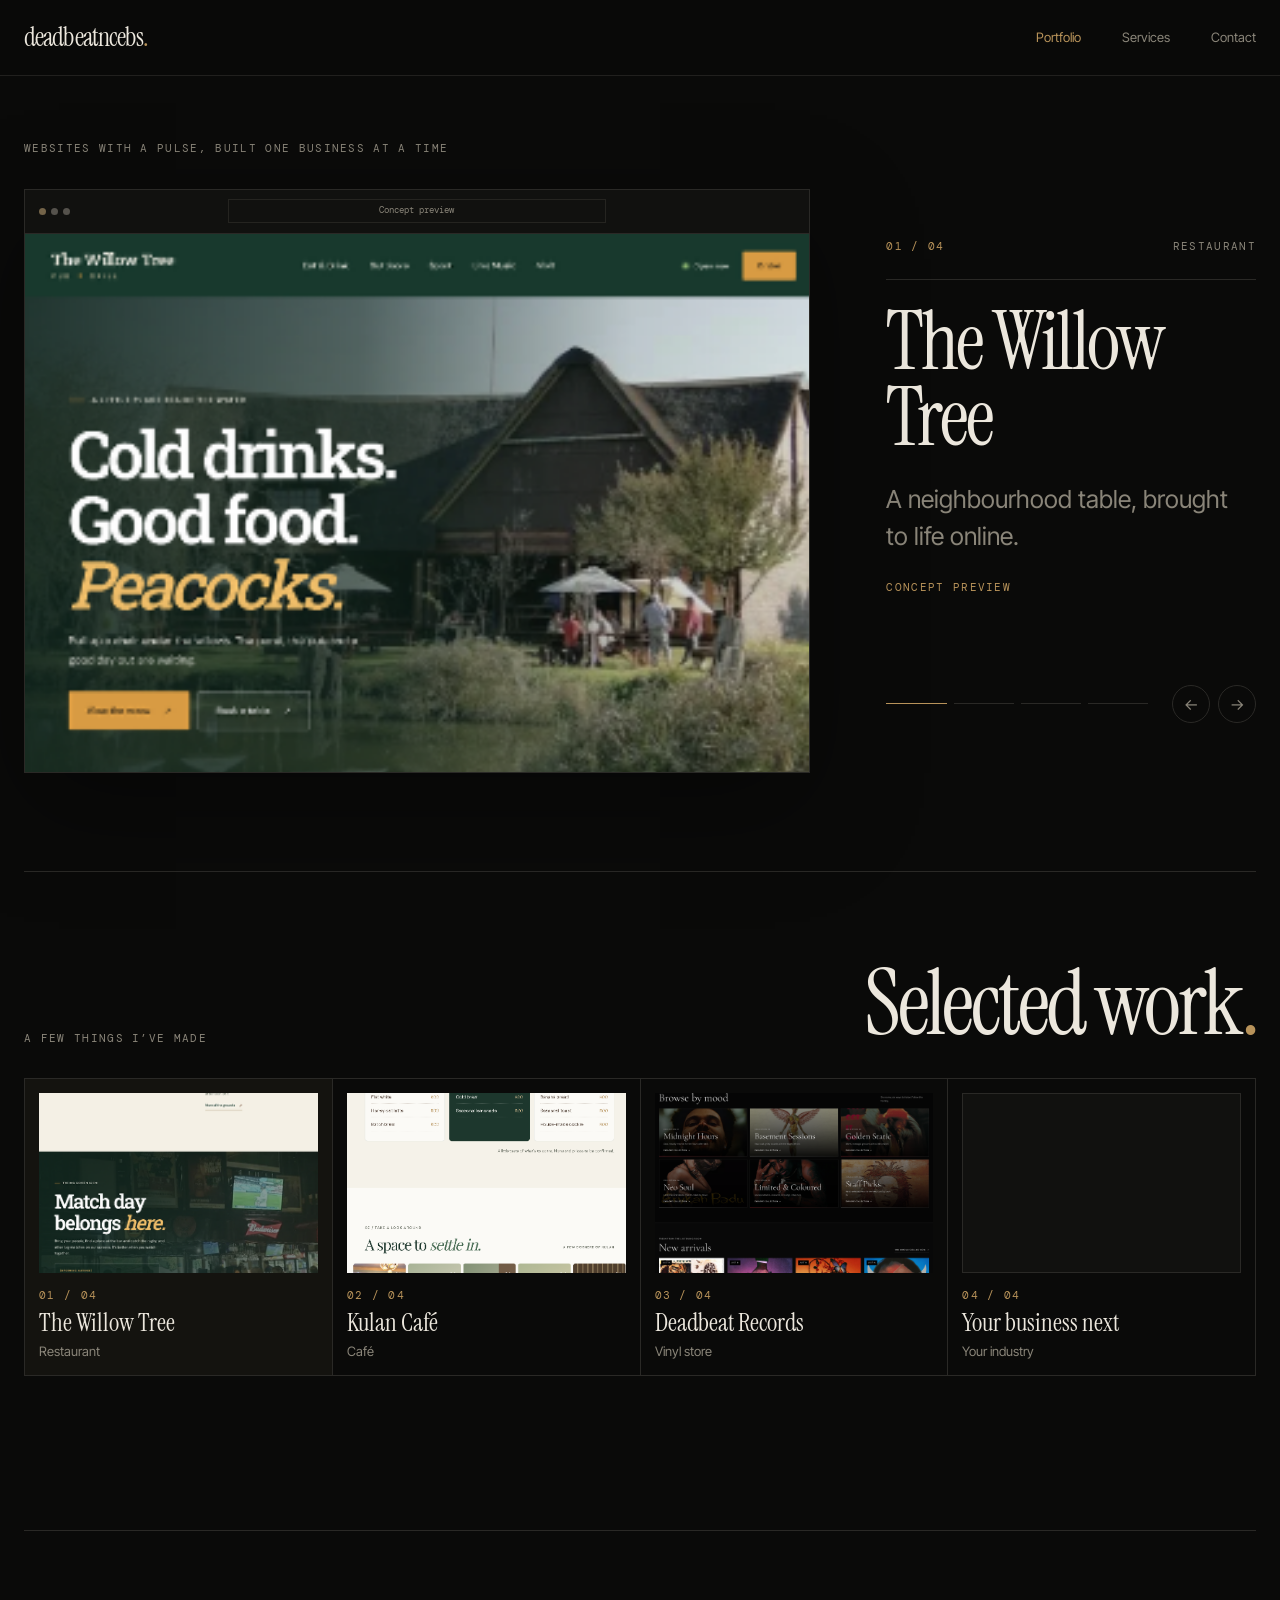
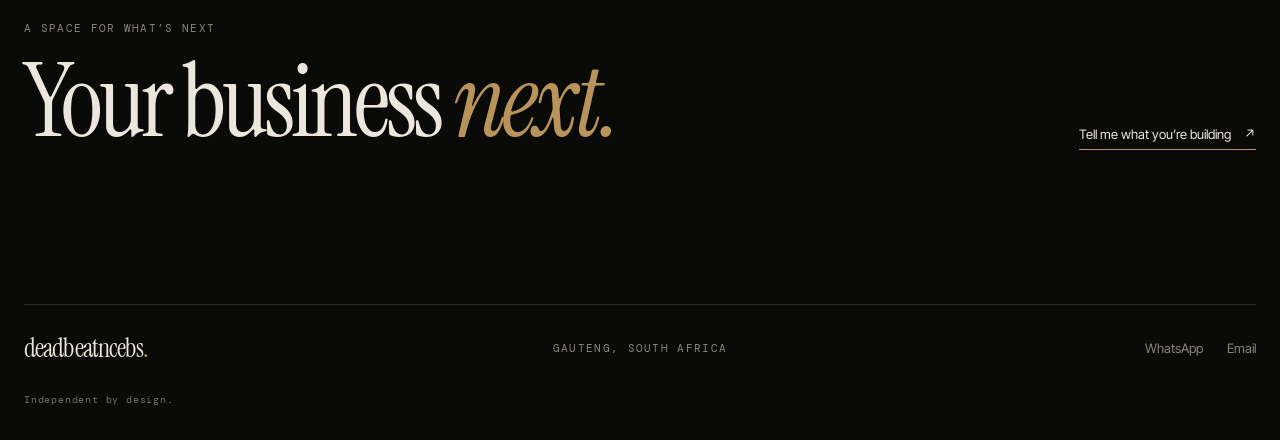
<file: index.html>
<!doctype html>
<html lang="en-ZA">
<head>
  <meta charset="utf-8">
  <meta name="viewport" content="width=device-width, initial-scale=1">
  <meta name="theme-color" content="#0a0a09">
  <meta name="description" content="I build thoughtful, hard-working websites for small businesses in Gauteng and beyond.">
  <title>deadbeatncebs — Websites with a pulse</title>
  <link rel="preconnect" href="https://fonts.googleapis.com">
  <link rel="preconnect" href="https://fonts.gstatic.com" crossorigin>
  <link href="https://fonts.googleapis.com/css2?family=DM+Mono:wght@400;500&family=Instrument+Serif:ital@0;1&family=Inter+Tight:wght@400;500;600;700&display=swap" rel="stylesheet">
  <link rel="stylesheet" href="styles.css">
  <script src="script.js" defer></script>
</head>
<body data-page="portfolio">
  <a class="skip-link" href="#main">Skip to content</a>
  <header class="site-header">
    <a class="wordmark" href="index.html" aria-label="deadbeatncebs home">deadbeatncebs<span>.</span></a>
    <button class="menu-toggle" type="button" aria-expanded="false" aria-controls="site-nav" aria-label="Open menu">
      <span></span><span></span>
    </button>
    <nav class="site-nav" id="site-nav" aria-label="Main navigation">
      <a href="index.html" aria-current="page">Portfolio</a>
      <a href="services.html">Services</a>
      <a href="contact.html">Contact</a>
    </nav>
  </header>

  <main id="main">
    <section class="portfolio-section page-shell" aria-labelledby="portfolio-intro">
      <p class="eyebrow intro-line reveal" id="portfolio-intro">Websites with a pulse, built one business at a time</p>
      <div class="showcase reveal" role="region" aria-roledescription="carousel" aria-label="Selected website projects">
        <div class="showcase-visual">
          <div class="browser-frame">
            <div class="browser-bar">
              <span class="browser-dots" aria-hidden="true"><i></i><i></i><i></i></span>
              <span class="browser-url" id="project-url"></span>
              <span class="browser-spacer" aria-hidden="true"></span>
            </div>
            <div class="browser-screen" id="project-screen" aria-live="polite"></div>
          </div>
        </div>
        <div class="showcase-details" aria-live="polite" aria-atomic="true">
          <div class="project-meta">
            <span class="mono-label" id="project-count"></span>
            <span class="eyebrow" id="project-industry"></span>
          </div>
          <h1 class="project-title" id="project-name"></h1>
          <p class="project-description" id="project-description"></p>
          <a class="text-link project-cta" id="project-cta" hidden>Visit site <span aria-hidden="true">↗</span></a>
          <span class="eyebrow project-concept" id="project-concept" hidden>Concept preview</span>
          <div class="slider-controls">
            <div class="progress-list" id="project-progress" aria-label="Choose a project"></div>
            <div class="arrow-controls">
              <button class="arrow-button" type="button" id="previous-project" aria-label="Previous project">←</button>
              <button class="arrow-button" type="button" id="next-project" aria-label="Next project">→</button>
            </div>
          </div>
        </div>
      </div>
    </section>

    <section class="project-index page-shell section-rule" aria-labelledby="index-title">
      <div class="section-heading reveal">
        <p class="eyebrow">A few things I’ve made</p>
        <h2 class="section-title" id="index-title">Selected work<span class="accent">.</span></h2>
      </div>
      <div class="project-list" id="project-list" aria-label="All projects"></div>
    </section>

    <section class="next-strip page-shell section-rule reveal">
      <p class="eyebrow">A space for what’s next</p>
      <div class="next-strip-content">
        <h2>Your business <em>next.</em></h2>
        <a class="text-link" href="contact.html">Tell me what you’re building <span aria-hidden="true">↗</span></a>
      </div>
    </section>
  </main>

  <footer class="site-footer page-shell">
    <a class="wordmark" href="index.html" aria-label="deadbeatncebs home">deadbeatncebs<span>.</span></a>
    <p class="eyebrow footer-location">Gauteng, South Africa</p>
    <div class="footer-links">
      <a href="https://wa.me/27680380113" target="_blank" rel="noreferrer">WhatsApp</a>
      <a href="mailto:cachednceba@gmail.com">Email</a>
    </div>
    <p class="footer-note">Independent by design.</p>
  </footer>
</body>
</html>
</file>
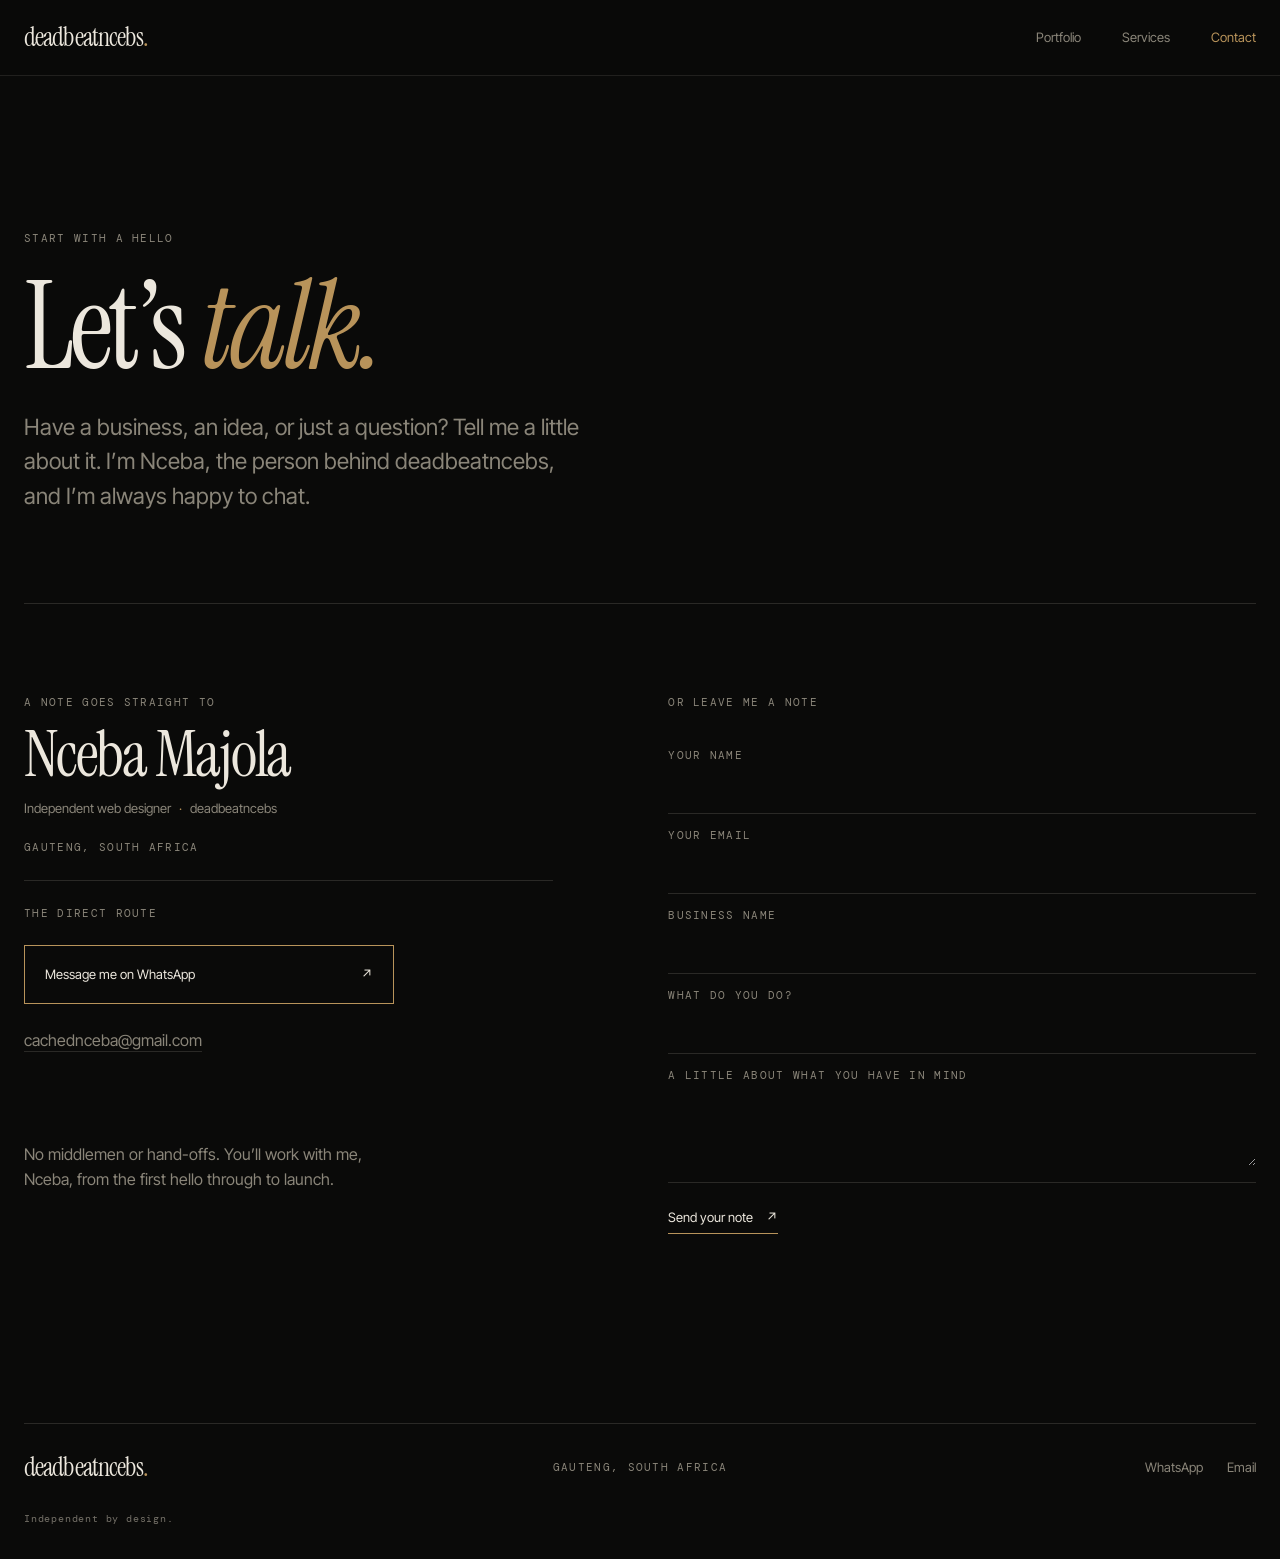
<file: contact.html>
<html lang="en-ZA">
<head>
  <meta charset="utf-8">
  <meta name="viewport" content="width=device-width, initial-scale=1">
  <meta name="theme-color" content="#0a0a09">
  <meta name="description" content="Tell me a little about your business and what you have in mind. Based in Gauteng, South Africa.">
  <title>Contact — deadbeatncebs</title>
  <link rel="preconnect" href="https://fonts.googleapis.com">
  <link rel="preconnect" href="https://fonts.gstatic.com" crossorigin>
  <link href="https://fonts.googleapis.com/css2?family=DM+Mono:wght@400;500&family=Instrument+Serif:ital@0;1&family=Inter+Tight:wght@400;500;600;700&display=swap" rel="stylesheet">
  <link rel="stylesheet" href="styles.css">
  <script src="script.js" defer></script>
</head>
<body data-page="contact">
  <a class="skip-link" href="#main">Skip to content</a>
  <header class="site-header">
    <a class="wordmark" href="index.html" aria-label="deadbeatncebs home">deadbeatncebs<span>.</span></a>
    <button class="menu-toggle" type="button" aria-expanded="false" aria-controls="site-nav" aria-label="Open menu"><span></span><span></span></button>
    <nav class="site-nav" id="site-nav" aria-label="Main navigation">
      <a href="index.html">Portfolio</a>
      <a href="services.html">Services</a>
      <a href="contact.html" aria-current="page">Contact</a>
    </nav>
  </header>
  <main id="main" class="page-shell">
    <section class="page-intro contact-intro reveal">
      <p class="eyebrow">Start with a hello</p>
      <h1 class="page-title">Let’s <em>talk.</em></h1>
      <p class="page-lede">Have a business, an idea, or just a question? Tell me a little about it. I’m Nceba, the person behind deadbeatncebs, and I’m always happy to chat.</p>
    </section>

    <section class="contact-grid section-rule">
      <div class="contact-direct reveal">
        <div class="contact-identity">
          <p class="eyebrow">A note goes straight to</p>
          <h2 class="contact-name">Nceba Majola</h2>
          <p class="contact-brand">Independent web designer <span>·</span> deadbeatncebs</p>
          <p class="eyebrow contact-location">Gauteng, South Africa</p>
        </div>
        <p class="eyebrow direct-label">The direct route</p>
        <a class="whatsapp-button" href="https://wa.me/27680380113?text=Hi%2C%20I%27d%20like%20to%20talk%20about%20a%20website." target="_blank" rel="noreferrer">Message me on WhatsApp <span aria-hidden="true">↗</span></a>
        <a class="contact-email" href="mailto:cachednceba@gmail.com">cachednceba@gmail.com</a>
        <p class="personal-note">No middlemen or hand-offs. You’ll work with me, Nceba, from the first hello through to launch.</p>
      </div>

      <div class="contact-form-wrap reveal">
        <p class="eyebrow">Or leave me a note</p>
        <form class="contact-form" name="contact" method="POST" action="https://formspree.io/f/xaeednyk">
          <input type="hidden" name="_subject" value="New website enquiry for deadbeatncebs">
          <label class="honeypot" aria-hidden="true">Leave this field empty: <input name="_gotcha" tabindex="-1" autocomplete="off"></label>
          <label class="field">
            <span class="mono-label">YOUR NAME</span>
            <input type="text" name="name" autocomplete="name" required>
          </label>
          <label class="field">
            <span class="mono-label">YOUR EMAIL</span>
            <input type="email" name="email" autocomplete="email" required>
          </label>
          <label class="field">
            <span class="mono-label">BUSINESS NAME</span>
            <input type="text" name="business" autocomplete="organization">
          </label>
          <label class="field">
            <span class="mono-label">WHAT DO YOU DO?</span>
            <input type="text" name="industry">
          </label>
          <label class="field">
            <span class="mono-label">A LITTLE ABOUT WHAT YOU HAVE IN MIND</span>
            <textarea name="message" rows="3" required></textarea>
          </label>
          <button class="text-link form-submit" type="submit">Send your note <span aria-hidden="true">↗</span></button>
        </form>
        <p class="form-status" id="form-status" role="status" aria-live="polite"></p>
      </div>
    </section>
  </main>
  <footer class="site-footer page-shell">
    <a class="wordmark" href="index.html" aria-label="deadbeatncebs home">deadbeatncebs<span>.</span></a>
    <p class="eyebrow footer-location">Gauteng, South Africa</p>
    <div class="footer-links"><a href="https://wa.me/27680380113" target="_blank" rel="noreferrer">WhatsApp</a><a href="mailto:cachednceba@gmail.com">Email</a></div>
    <p class="footer-note">Independent by design.</p>
  </footer>
</body>
</html>
</file>
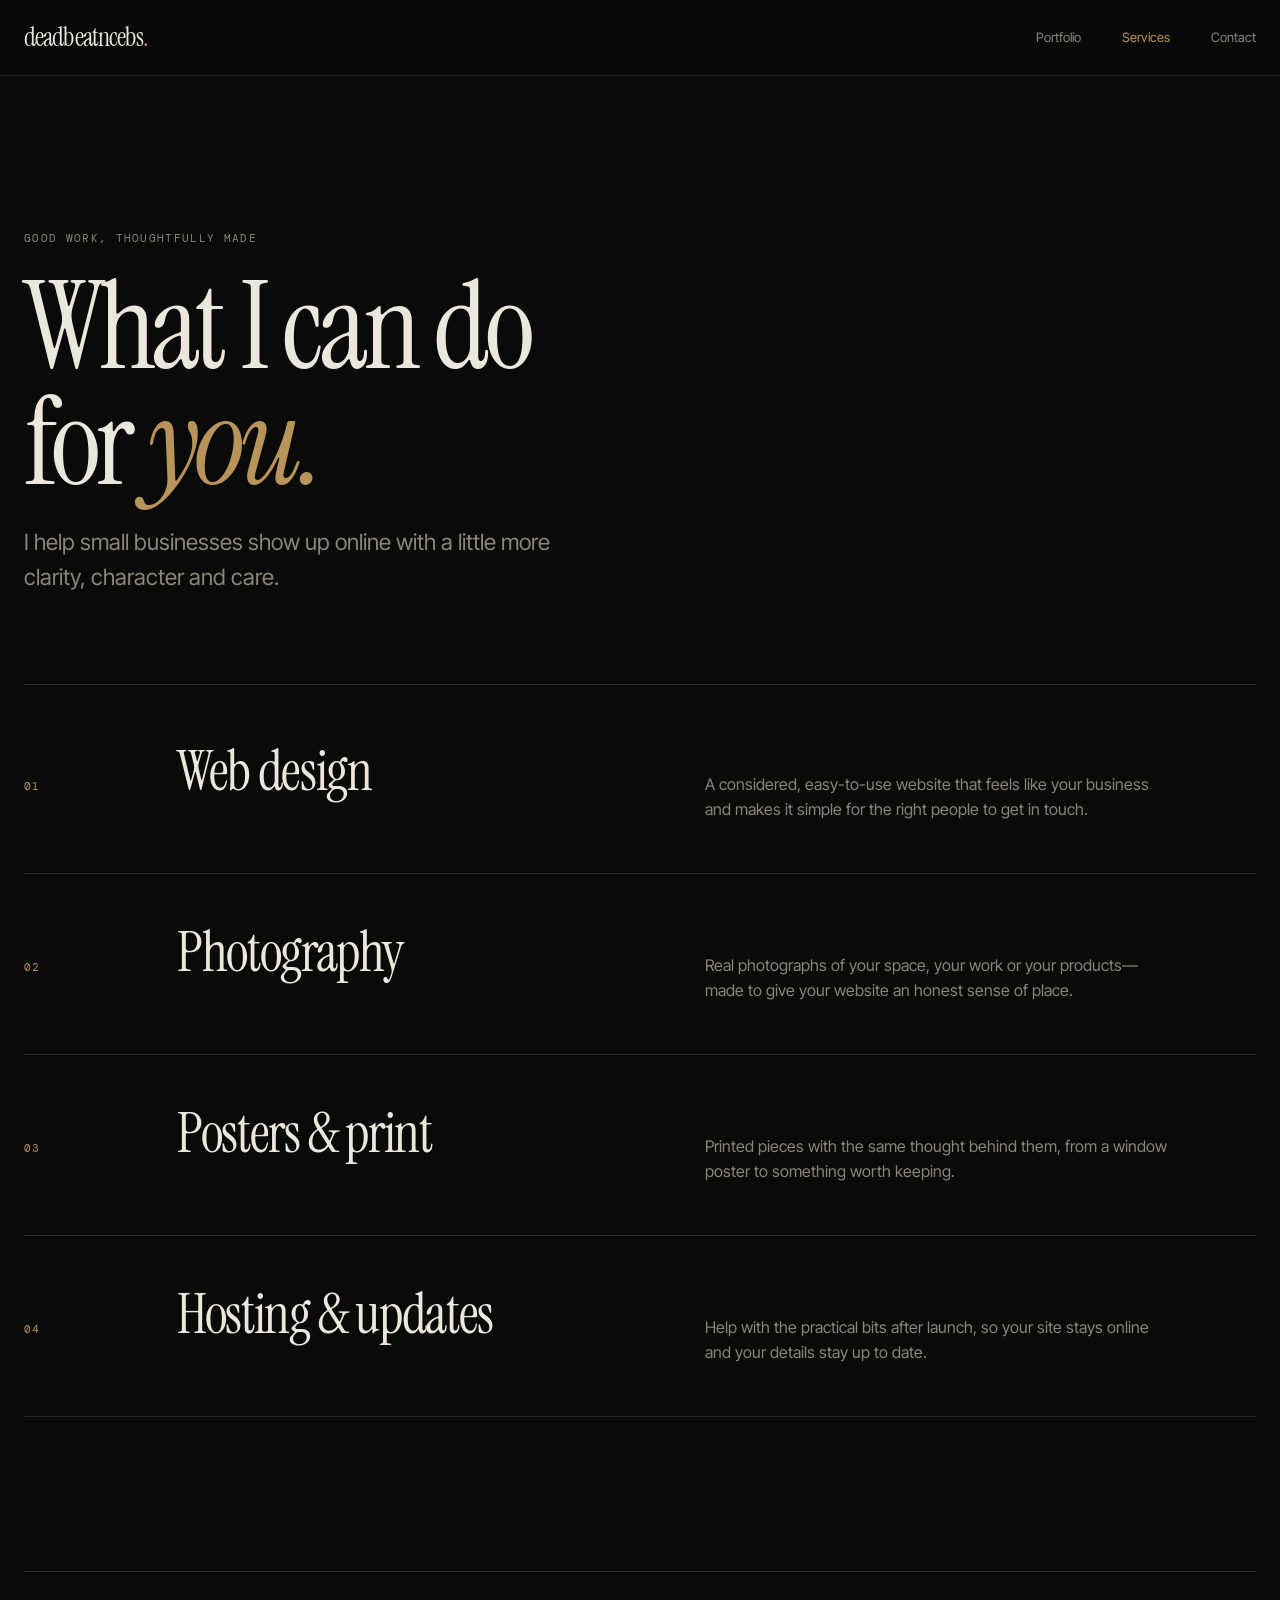
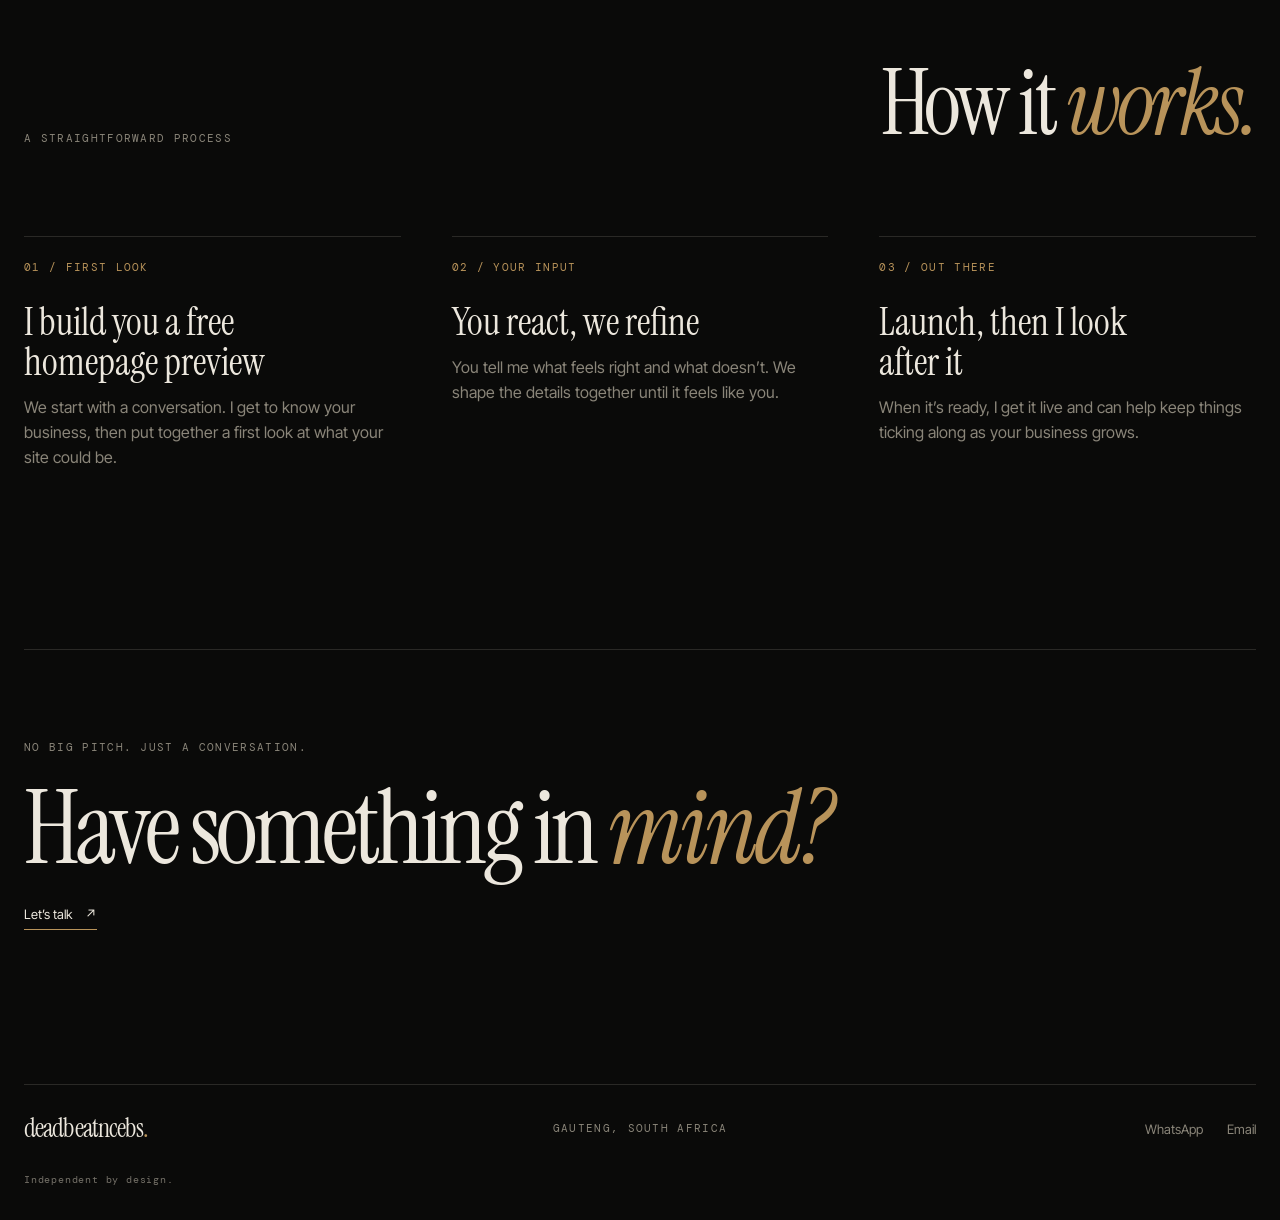
<file: services.html>
<!doctype html>
<html lang="en-ZA">
<head>
  <meta charset="utf-8">
  <meta name="viewport" content="width=device-width, initial-scale=1">
  <meta name="theme-color" content="#0a0a09">
  <meta name="description" content="From a thoughtful first website to the details that keep it working, here's how I can help your business.">
  <title>Services — deadbeatncebs</title>
  <link rel="preconnect" href="https://fonts.googleapis.com">
  <link rel="preconnect" href="https://fonts.gstatic.com" crossorigin>
  <link href="https://fonts.googleapis.com/css2?family=DM+Mono:wght@400;500&family=Instrument+Serif:ital@0;1&family=Inter+Tight:wght@400;500;600;700&display=swap" rel="stylesheet">
  <link rel="stylesheet" href="styles.css">
  <script src="script.js" defer></script>
</head>
<body data-page="services">
  <a class="skip-link" href="#main">Skip to content</a>
  <header class="site-header">
    <a class="wordmark" href="index.html" aria-label="deadbeatncebs home">deadbeatncebs<span>.</span></a>
    <button class="menu-toggle" type="button" aria-expanded="false" aria-controls="site-nav" aria-label="Open menu"><span></span><span></span></button>
    <nav class="site-nav" id="site-nav" aria-label="Main navigation">
      <a href="index.html">Portfolio</a>
      <a href="services.html" aria-current="page">Services</a>
      <a href="contact.html">Contact</a>
    </nav>
  </header>
  <main id="main" class="page-shell">
    <section class="page-intro reveal">
      <p class="eyebrow">Good work, thoughtfully made</p>
      <h1 class="page-title">What I can do<br>for <em>you.</em></h1>
      <p class="page-lede">I help small businesses show up online with a little more clarity, character and care.</p>
    </section>

    <section class="services-list section-rule" aria-label="Services">
      <article class="service-row reveal">
        <span class="mono-label">01</span>
        <h2>Web design</h2>
        <p>A considered, easy-to-use website that feels like your business and makes it simple for the right people to get in touch.</p>
      </article>
      <article class="service-row reveal">
        <span class="mono-label">02</span>
        <h2>Photography</h2>
        <p>Real photographs of your space, your work or your products—made to give your website an honest sense of place.</p>
      </article>
      <article class="service-row reveal">
        <span class="mono-label">03</span>
        <h2>Posters &amp; print</h2>
        <p>Printed pieces with the same thought behind them, from a window poster to something worth keeping.</p>
      </article>
      <article class="service-row reveal">
        <span class="mono-label">04</span>
        <h2>Hosting &amp; updates</h2>
        <p>Help with the practical bits after launch, so your site stays online and your details stay up to date.</p>
      </article>
    </section>

    <section class="process-section section-rule">
      <div class="section-heading reveal">
        <p class="eyebrow">A straightforward process</p>
        <h2 class="section-title">How it <em>works.</em></h2>
      </div>
      <div class="process-list">
        <article class="process-step reveal">
          <span class="mono-label">01 / FIRST LOOK</span>
          <h3>I build you a free homepage preview</h3>
          <p>We start with a conversation. I get to know your business, then put together a first look at what your site could be.</p>
        </article>
        <article class="process-step reveal">
          <span class="mono-label">02 / YOUR INPUT</span>
          <h3>You react, we refine</h3>
          <p>You tell me what feels right and what doesn’t. We shape the details together until it feels like you.</p>
        </article>
        <article class="process-step reveal">
          <span class="mono-label">03 / OUT THERE</span>
          <h3>Launch, then I look after it</h3>
          <p>When it’s ready, I get it live and can help keep things ticking along as your business grows.</p>
        </article>
      </div>
    </section>

    <section class="closing-cta section-rule reveal">
      <p class="eyebrow">No big pitch. Just a conversation.</p>
      <h2>Have something in <em>mind?</em></h2>
      <a class="text-link" href="contact.html">Let’s talk <span aria-hidden="true">↗</span></a>
    </section>
  </main>
  <footer class="site-footer page-shell">
    <a class="wordmark" href="index.html" aria-label="deadbeatncebs home">deadbeatncebs<span>.</span></a>
    <p class="eyebrow footer-location">Gauteng, South Africa</p>
    <div class="footer-links"><a href="https://wa.me/27680380113" target="_blank" rel="noreferrer">WhatsApp</a><a href="mailto:cachednceba@gmail.com">Email</a></div>
    <p class="footer-note">Independent by design.</p>
  </footer>
</body>
</html>
</file>
<file: styles.css>
/* Shared palette, type and spacing */
:root {
  color-scheme: dark;
  --color-bg: #0a0a09;
  --color-panel: #11110f;
  --color-text: #ece7dd;
  --color-muted: #8a8579;
  --color-line: #2a2926;
  --color-accent: #b8935a;
  --color-header-border: rgb(42 41 38 / 75%);
  --color-header-background: rgb(10 10 9 / 96%);
  --color-shadow: rgb(0 0 0 / 35%);
  --color-dot: #55524c;
  --color-dot-active: #746449;
  --color-url-border: #252420;
  --color-project-active: #14130f;
  --color-footer-note: #77736a;
  --font-display: "Instrument Serif", Georgia, serif;
  --font-body: "Inter Tight", Arial, sans-serif;
  --font-mono: "DM Mono", "Courier New", monospace;
  --type-xs: 0.6875rem;
  --type-sm: 0.8125rem;
  --type-base: 1rem;
  --type-lg: clamp(1.2rem, 2vw, 1.55rem);
  --type-title: clamp(3.4rem, 9.5vw, 8.5rem);
  --type-wordmark: 1.6rem;
  --type-project: clamp(3rem, 6.3vw, 6rem);
  --type-section: clamp(3rem, 7vw, 6.5rem);
  --type-card: 1.55rem;
  --type-card-mobile: 1.35rem;
  --type-service: clamp(2rem, 4.3vw, 3.75rem);
  --type-process: clamp(1.8rem, 3vw, 2.8rem);
  --type-contact: clamp(1.05rem, 2vw, 1.4rem);
  --type-showcase-empty: clamp(1.5rem, 3vw, 3rem);
  --type-cta: clamp(3rem, 8vw, 7.5rem);
  --type-menu-mobile: clamp(3rem, 12vw, 5rem);
  --type-project-mobile: clamp(3.3rem, 13vw, 5.7rem);
  --type-title-mobile: clamp(4rem, 17vw, 7rem);
  --type-browser: 0.5625rem;
  --type-footnote: 0.625rem;
  --space-1: 0.5rem;
  --space-2: 1rem;
  --space-3: 1.5rem;
  --space-4: 2rem;
  --space-5: clamp(3rem, 7vw, 6rem);
  --space-6: clamp(5rem, 12vw, 10rem);
  --shell: 1440px;
}

* { box-sizing: border-box; }
html { scroll-behavior: smooth; }
body {
  margin: 0;
  background: var(--color-bg);
  color: var(--color-text);
  font-family: var(--font-body);
  font-size: var(--type-base);
  line-height: 1.55;
  -webkit-font-smoothing: antialiased;
}
html.js body { opacity: 0; transition: opacity 350ms ease; }
html.js body.is-ready { opacity: 1; }
html.js body.is-leaving { opacity: 0; }
body.menu-open { overflow: hidden; }
a { color: inherit; text-decoration: none; }
button, input, textarea { font: inherit; }
button { color: inherit; }
::selection { color: var(--color-bg); background: var(--color-accent); }
:focus-visible { outline: 1px solid var(--color-accent); outline-offset: 5px; }

.skip-link {
  position: fixed;
  z-index: 20;
  top: 1rem;
  left: 1rem;
  transform: translateY(-160%);
  padding: 0.7rem 1rem;
  color: var(--color-bg);
  background: var(--color-text);
}
.skip-link:focus { transform: translateY(0); }
.page-shell { width: min(calc(100% - 3rem), var(--shell)); margin-inline: auto; }
.site-header {
  position: sticky;
  z-index: 10;
  top: 0;
  display: flex;
  align-items: center;
  justify-content: space-between;
  height: 76px;
  padding-inline: max(1.5rem, calc((100vw - var(--shell)) / 2));
  border-bottom: 1px solid var(--color-header-border);
  background: var(--color-header-background);
}
.wordmark { font-family: var(--font-display); font-size: var(--type-wordmark); letter-spacing: -0.035em; white-space: nowrap; }
.wordmark span, .accent { color: var(--color-accent); }
.site-nav { display: flex; align-items: center; gap: clamp(1.2rem, 3.2vw, 3.25rem); }
.site-nav a, .footer-links a {
  color: var(--color-muted);
  font-size: var(--type-sm);
  transition: color 250ms ease;
}
.site-nav a:hover, .footer-links a:hover, .site-nav a[aria-current="page"] { color: var(--color-accent); }
.menu-toggle { display: none; }
.eyebrow, .mono-label {
  margin: 0;
  color: var(--color-muted);
  font-family: var(--font-mono);
  font-size: var(--type-xs);
  font-weight: 400;
  letter-spacing: 0.12em;
  line-height: 1.5;
  text-transform: uppercase;
}
.intro-line { padding-top: clamp(2.5rem, 5vw, 4.5rem); padding-bottom: var(--space-3); }

/* Portfolio showcase */
.showcase {
  display: grid;
  grid-template-columns: minmax(0, 1.7fr) minmax(260px, 0.8fr);
  align-items: center;
  gap: clamp(2rem, 6vw, 6rem);
  min-height: min(57vw, 690px);
  padding-bottom: var(--space-5);
}
.showcase-visual { position: relative; min-width: 0; }
.browser-frame {
  overflow: hidden;
  border: 1px solid var(--color-line);
  background: var(--color-panel);
  box-shadow: 0 35px 100px var(--color-shadow);
  transition: opacity 350ms ease, transform 500ms ease;
}
.browser-bar {
  display: grid;
  grid-template-columns: 1fr minmax(100px, 2fr) 1fr;
  align-items: center;
  height: 44px;
  padding-inline: 14px;
  border-bottom: 1px solid var(--color-line);
}
.browser-dots { display: flex; gap: 5px; }
.browser-dots i { width: 7px; height: 7px; border-radius: 50%; background: var(--color-dot); }
.browser-dots i:first-child { background: var(--color-dot-active); }
.browser-url {
  overflow: hidden;
  padding: 4px 12px;
  border: 1px solid var(--color-url-border);
  color: var(--color-muted);
  font-family: var(--font-mono);
  font-size: var(--type-browser);
  text-align: center;
  text-overflow: ellipsis;
  white-space: nowrap;
}
.browser-screen {
  height: clamp(280px, 42vw, 560px);
  overflow: auto;
  background: var(--color-panel);
  scrollbar-color: var(--color-line) var(--color-panel);
  scrollbar-width: thin;
  transition: opacity 300ms ease, transform 450ms ease;
}
.browser-screen.is-empty {
  display: flex;
  align-items: center;
  justify-content: center;
  background: var(--color-panel);
}
.browser-screen.is-empty::before {
  content: "A place for your business";
  color: var(--color-muted);
  font-family: var(--font-display);
  font-size: var(--type-showcase-empty);
}
.browser-screen img { display: block; width: 100%; height: auto; object-fit: contain; object-position: top; }
.showcase.is-changing .browser-screen { opacity: 0.25; transform: translateY(8px); }
.showcase-details { display: flex; flex-direction: column; align-items: flex-start; }
.project-meta { display: flex; width: 100%; align-items: center; justify-content: space-between; gap: 1rem; padding-bottom: var(--space-3); border-bottom: 1px solid var(--color-line); }
.project-meta .mono-label { color: var(--color-accent); }
.project-title, .page-title {
  margin: var(--space-3) 0 0;
  font-family: var(--font-display);
  font-size: var(--type-project);
  font-weight: 400;
  letter-spacing: -0.035em;
  line-height: 0.95;
}
.project-title em, .page-title em, .section-title em, .next-strip h2 em, .closing-cta h2 em { color: var(--color-accent); font-weight: 400; }
.project-description { max-width: 28rem; margin: var(--space-3) 0 0; color: var(--color-muted); font-size: var(--type-lg); line-height: 1.5; }
.text-link { display: inline-flex; align-items: center; gap: 0.8rem; padding-bottom: 5px; border-bottom: 1px solid var(--color-accent); color: var(--color-text); font-size: var(--type-sm); transition: color 250ms ease, gap 250ms ease; }
.text-link:hover { gap: 1.2rem; color: var(--color-accent); }
.project-cta { margin-top: var(--space-3); }
.project-cta[hidden], .project-concept[hidden] { display: none; }
.project-concept { margin-top: var(--space-3); color: var(--color-accent); }
.slider-controls { display: flex; width: 100%; align-items: center; justify-content: space-between; gap: 1.5rem; margin-top: var(--space-5); }
.progress-list { display: flex; flex: 1; align-items: center; gap: 7px; }
.progress-button { position: relative; flex: 1; height: 18px; padding: 0; border: 0; background: transparent; cursor: pointer; }
.progress-track, .progress-fill { position: absolute; top: 8px; left: 0; display: block; width: 100%; height: 1px; background: var(--color-line); }
.progress-fill { width: 0; background: var(--color-accent); }
.progress-button.is-active .progress-fill { animation: fill-progress 5.2s linear forwards; }
.progress-button.is-paused .progress-fill { animation-play-state: paused; }
@keyframes fill-progress { to { width: 100%; } }
.arrow-controls { display: flex; gap: 8px; }
.arrow-button { display: grid; width: 38px; height: 38px; place-items: center; border: 1px solid var(--color-line); border-radius: 50%; background: transparent; color: var(--color-muted); cursor: pointer; transition: border-color 250ms ease, color 250ms ease; }
.arrow-button:hover { border-color: var(--color-accent); color: var(--color-accent); }
.project-index, .next-strip, .services-list, .process-section, .closing-cta, .contact-grid { border-top: 1px solid var(--color-line); }
.section-heading { display: flex; align-items: flex-end; justify-content: space-between; gap: 2rem; padding-top: var(--space-5); }
.section-title { margin: 0; font-family: var(--font-display); font-size: var(--type-section); font-weight: 400; letter-spacing: -0.04em; line-height: 0.95; }
.project-list { display: grid; grid-template-columns: repeat(4, minmax(0, 1fr)); gap: 1px; margin-top: var(--space-4); background: var(--color-line); border: 1px solid var(--color-line); }
.project-list-item { display: block; min-width: 0; padding: 14px; border: 0; background: var(--color-bg); text-align: left; cursor: pointer; transition: background 250ms ease; }
.project-list-item:hover, .project-list-item.is-active { background: var(--color-project-active); }
.project-list-item img { display: block; width: 100%; aspect-ratio: 1.55 / 1; object-fit: cover; background: var(--color-panel); }
.project-list-placeholder { display: block; width: 100%; aspect-ratio: 1.55 / 1; border: 1px solid var(--color-line); background: var(--color-panel); }
.project-list-item .mono-label { display: block; margin-top: 14px; color: var(--color-accent); }
.project-list-name { display: block; margin-top: 5px; font-family: var(--font-display); font-size: var(--type-card); line-height: 1.1; }
.project-list-industry { display: block; margin-top: 5px; color: var(--color-muted); font-size: var(--type-sm); }
.next-strip { margin-top: var(--space-6); padding-top: var(--space-5); padding-bottom: var(--space-6); }
.next-strip-content { display: flex; align-items: flex-end; justify-content: space-between; gap: 2rem; margin-top: var(--space-2); }
.next-strip h2, .closing-cta h2 { margin: 0; font-family: var(--font-display); font-size: var(--type-cta); font-weight: 400; letter-spacing: -0.04em; line-height: 0.95; }

/* Interior pages */
.page-intro { max-width: 850px; padding-block: clamp(4.5rem, 12vw, 10rem) var(--space-5); }
.page-title { margin-top: var(--space-3); font-size: var(--type-title); }
.page-lede { max-width: 35rem; margin: var(--space-3) 0 0; color: var(--color-muted); font-size: var(--type-contact); line-height: 1.55; }
.services-list { padding-top: 0.5rem; }
.service-row { display: grid; grid-template-columns: 0.22fr 0.9fr 1fr; gap: 2rem; align-items: baseline; padding-block: clamp(1.6rem, 4vw, 3.3rem); border-bottom: 1px solid var(--color-line); }
.service-row .mono-label { color: var(--color-accent); }
.service-row h2 { margin: 0; font-family: var(--font-display); font-size: var(--type-service); font-weight: 400; letter-spacing: -0.025em; line-height: 1; }
.service-row p, .process-step p { max-width: 29rem; margin: 0; color: var(--color-muted); }
.process-section { margin-top: var(--space-6); padding-bottom: var(--space-5); }
.process-list { display: grid; grid-template-columns: repeat(3, 1fr); gap: clamp(1.5rem, 4vw, 4rem); margin-top: var(--space-5); }
.process-step { padding-top: var(--space-2); border-top: 1px solid var(--color-line); }
.process-step .mono-label { color: var(--color-accent); }
.process-step h3 { max-width: 17rem; margin: var(--space-3) 0 0.8rem; font-family: var(--font-display); font-size: var(--type-process); font-weight: 400; line-height: 1.05; }
.closing-cta { margin-top: var(--space-5); padding-block: var(--space-5) var(--space-6); }
.closing-cta h2 { margin-block: var(--space-3); }

/* Contact page */
.contact-intro { padding-bottom: var(--space-5); }
.contact-grid { display: grid; grid-template-columns: 0.9fr 1fr; gap: clamp(2.5rem, 9vw, 9rem); padding-top: var(--space-5); padding-bottom: var(--space-6); }
.contact-direct { display: flex; align-items: flex-start; flex-direction: column; }
.contact-identity { width: 100%; padding-bottom: var(--space-3); border-bottom: 1px solid var(--color-line); }
.contact-name { margin: 0.8rem 0 0; font-family: var(--font-display); font-size: clamp(2.6rem, 5vw, 4.5rem); font-weight: 400; letter-spacing: -0.035em; line-height: 1; }
.contact-brand { margin: 0.7rem 0 0; color: var(--color-muted); font-size: var(--type-sm); }
.contact-brand span { padding-inline: 0.3rem; color: var(--color-accent); }
.contact-location { margin-top: 1.3rem; }
.direct-label { margin-top: var(--space-3); }
.whatsapp-button { display: flex; width: 100%; max-width: 370px; align-items: center; justify-content: space-between; gap: 1rem; margin-top: var(--space-3); padding: 18px 20px; border: 1px solid var(--color-accent); color: var(--color-text); font-size: var(--type-sm); transition: background 250ms ease, color 250ms ease; }
.whatsapp-button:hover { background: var(--color-accent); color: var(--color-bg); }
.contact-email { margin-top: var(--space-3); color: var(--color-muted); text-decoration: underline; text-decoration-color: var(--color-line); text-underline-offset: 5px; transition: color 250ms ease; }
.contact-email:hover { color: var(--color-accent); }
.personal-note { max-width: 23rem; margin-top: var(--space-5); color: var(--color-muted); }
.contact-form-wrap > .eyebrow { margin-bottom: var(--space-3); }
.contact-form { display: flex; flex-direction: column; }
.honeypot { position: absolute; left: -5000px; width: 1px; height: 1px; overflow: hidden; }
.field { display: flex; flex-direction: column; gap: 0.55rem; padding-block: 0.8rem 1rem; border-bottom: 1px solid var(--color-line); }
.field .mono-label { color: var(--color-muted); }
.field input, .field textarea { width: 100%; padding: 0; border: 0; outline: 0; resize: vertical; background: transparent; color: var(--color-text); }
.field:focus-within { border-color: var(--color-accent); }
.field:focus-within .mono-label { color: var(--color-accent); }
.form-submit { align-self: flex-start; margin-top: var(--space-3); padding: 0 0 5px; border-top: 0; border-right: 0; border-left: 0; background: transparent; cursor: pointer; }
.form-submit:disabled { cursor: wait; opacity: 0.6; }
.form-status { min-height: 1.5em; margin: 1rem 0 0; color: var(--color-accent); font-size: var(--type-sm); }
.form-status.is-error { color: var(--color-text); }

/* Shared footer and motion */
.site-footer { display: grid; grid-template-columns: 1fr 1fr 1fr; align-items: center; gap: 1.5rem; padding-block: 1.5rem 2rem; border-top: 1px solid var(--color-line); }
.footer-location { text-align: center; }
.footer-links { display: flex; justify-content: flex-end; gap: 1.5rem; }
.footer-note { grid-column: 1 / -1; margin: 0; color: var(--color-footer-note); font-family: var(--font-mono); font-size: var(--type-footnote); letter-spacing: 0.08em; }
.reveal { opacity: 0; transform: translateY(18px); transition: opacity 650ms ease, transform 650ms ease; }
.reveal.is-visible { opacity: 1; transform: translateY(0); }

@media (min-width: 1500px) { .site-header { padding-inline: max(1.5rem, calc((100vw - var(--shell)) / 2)); } }
@media (max-width: 760px) {
  .page-shell { width: min(calc(100% - 2.5rem), var(--shell)); }
  .site-header { height: 68px; padding-inline: 1.25rem; }
  .menu-toggle {
    z-index: 12;
    display: flex;
    width: 42px;
    height: 42px;
    align-items: center;
    justify-content: center;
    flex-direction: column;
    gap: 6px;
    border: 1px solid var(--color-line);
    background: var(--color-bg);
    cursor: pointer;
  }
  .menu-toggle span { width: 15px; height: 1px; background: var(--color-text); transition: transform 250ms ease; }
  .menu-toggle[aria-expanded="true"] span:first-child { transform: translateY(3.5px) rotate(45deg); }
  .menu-toggle[aria-expanded="true"] span:last-child { transform: translateY(-3.5px) rotate(-45deg); }
  .site-nav {
    position: fixed;
    z-index: 11;
    inset: 0;
    display: flex;
    align-items: center;
    justify-content: center;
    flex-direction: column;
    gap: 1rem;
    visibility: hidden;
    opacity: 0;
    background: var(--color-bg);
    transition: opacity 250ms ease, visibility 250ms ease;
  }
  .site-nav.is-open { visibility: visible; opacity: 1; }
  .site-nav a { font-family: var(--font-display); font-size: var(--type-menu-mobile); color: var(--color-text); }
  .showcase { grid-template-columns: 1fr; gap: var(--space-4); min-height: 0; padding-bottom: var(--space-5); }
  .showcase-visual { margin-right: 3%; }
  .browser-screen { height: clamp(250px, 72vw, 430px); }
  .browser-bar { height: 36px; }
  .showcase-details { padding-top: 0.25rem; }
  .project-title { margin-top: var(--space-2); font-size: var(--type-project-mobile); }
  .project-description { margin-top: var(--space-2); }
  .slider-controls { margin-top: var(--space-3); }
  .project-list { grid-template-columns: repeat(2, minmax(0, 1fr)); }
  .project-list-item { padding: 9px; }
  .project-list-name { font-size: var(--type-card-mobile); }
  .next-strip-content { align-items: flex-start; flex-direction: column; }
  .page-title { font-size: var(--type-title-mobile); }
  .service-row { grid-template-columns: 40px 1fr; gap: 0.8rem 1rem; }
  .service-row p { grid-column: 2; }
  .process-list { grid-template-columns: 1fr; gap: var(--space-3); margin-top: var(--space-4); }
  .process-step { display: grid; grid-template-columns: 1fr; }
  .process-step h3 { max-width: 27rem; margin-top: 1rem; }
  .contact-grid { grid-template-columns: 1fr; gap: var(--space-5); }
  .personal-note { margin-top: var(--space-3); }
  .site-footer { grid-template-columns: 1fr 1fr; gap: 1rem; }
  .footer-location { grid-column: 1 / -1; grid-row: 2; text-align: left; }
  .footer-links { grid-column: 2; grid-row: 1; }
  .footer-note { grid-row: 3; }
}
@media (prefers-reduced-motion: reduce) {
  *, *::before, *::after { scroll-behavior: auto !important; animation-duration: 0.01ms !important; animation-iteration-count: 1 !important; transition-duration: 0.01ms !important; }
  .reveal { opacity: 1; transform: none; }
}
</file>
